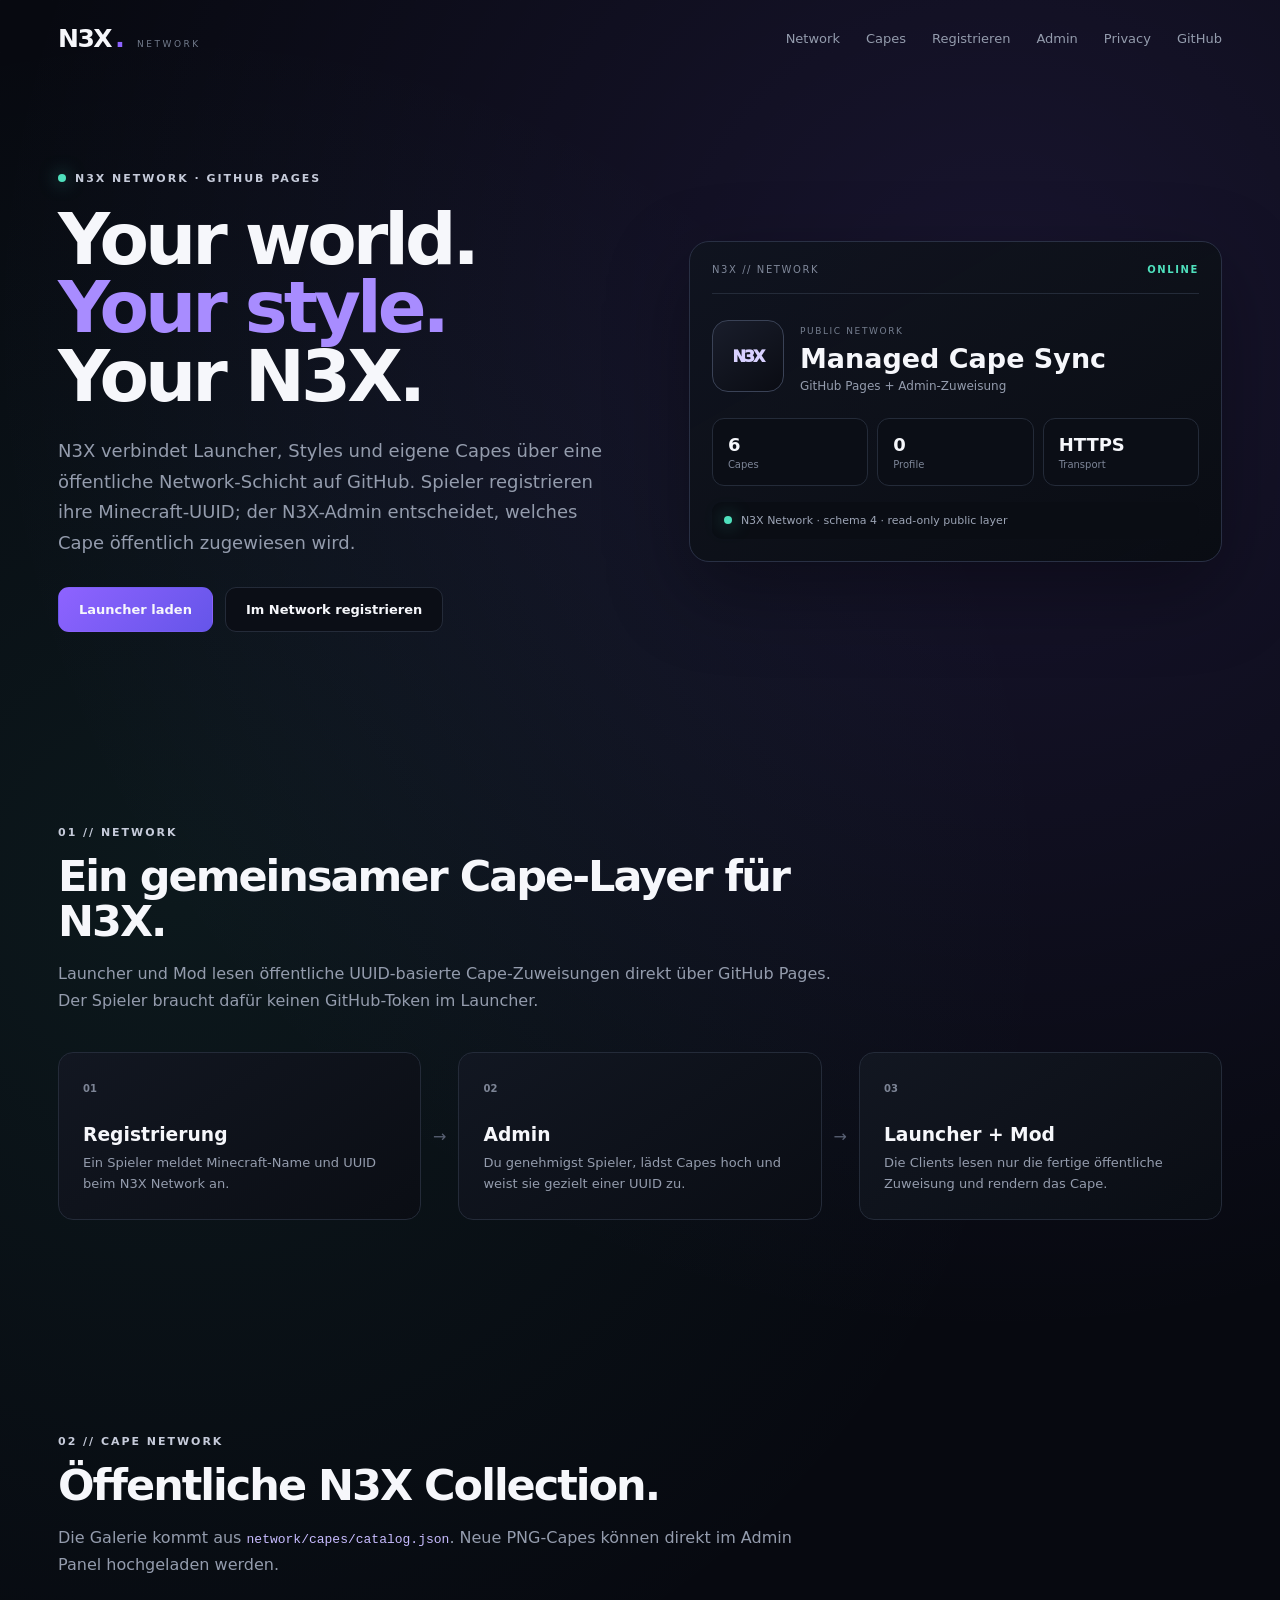
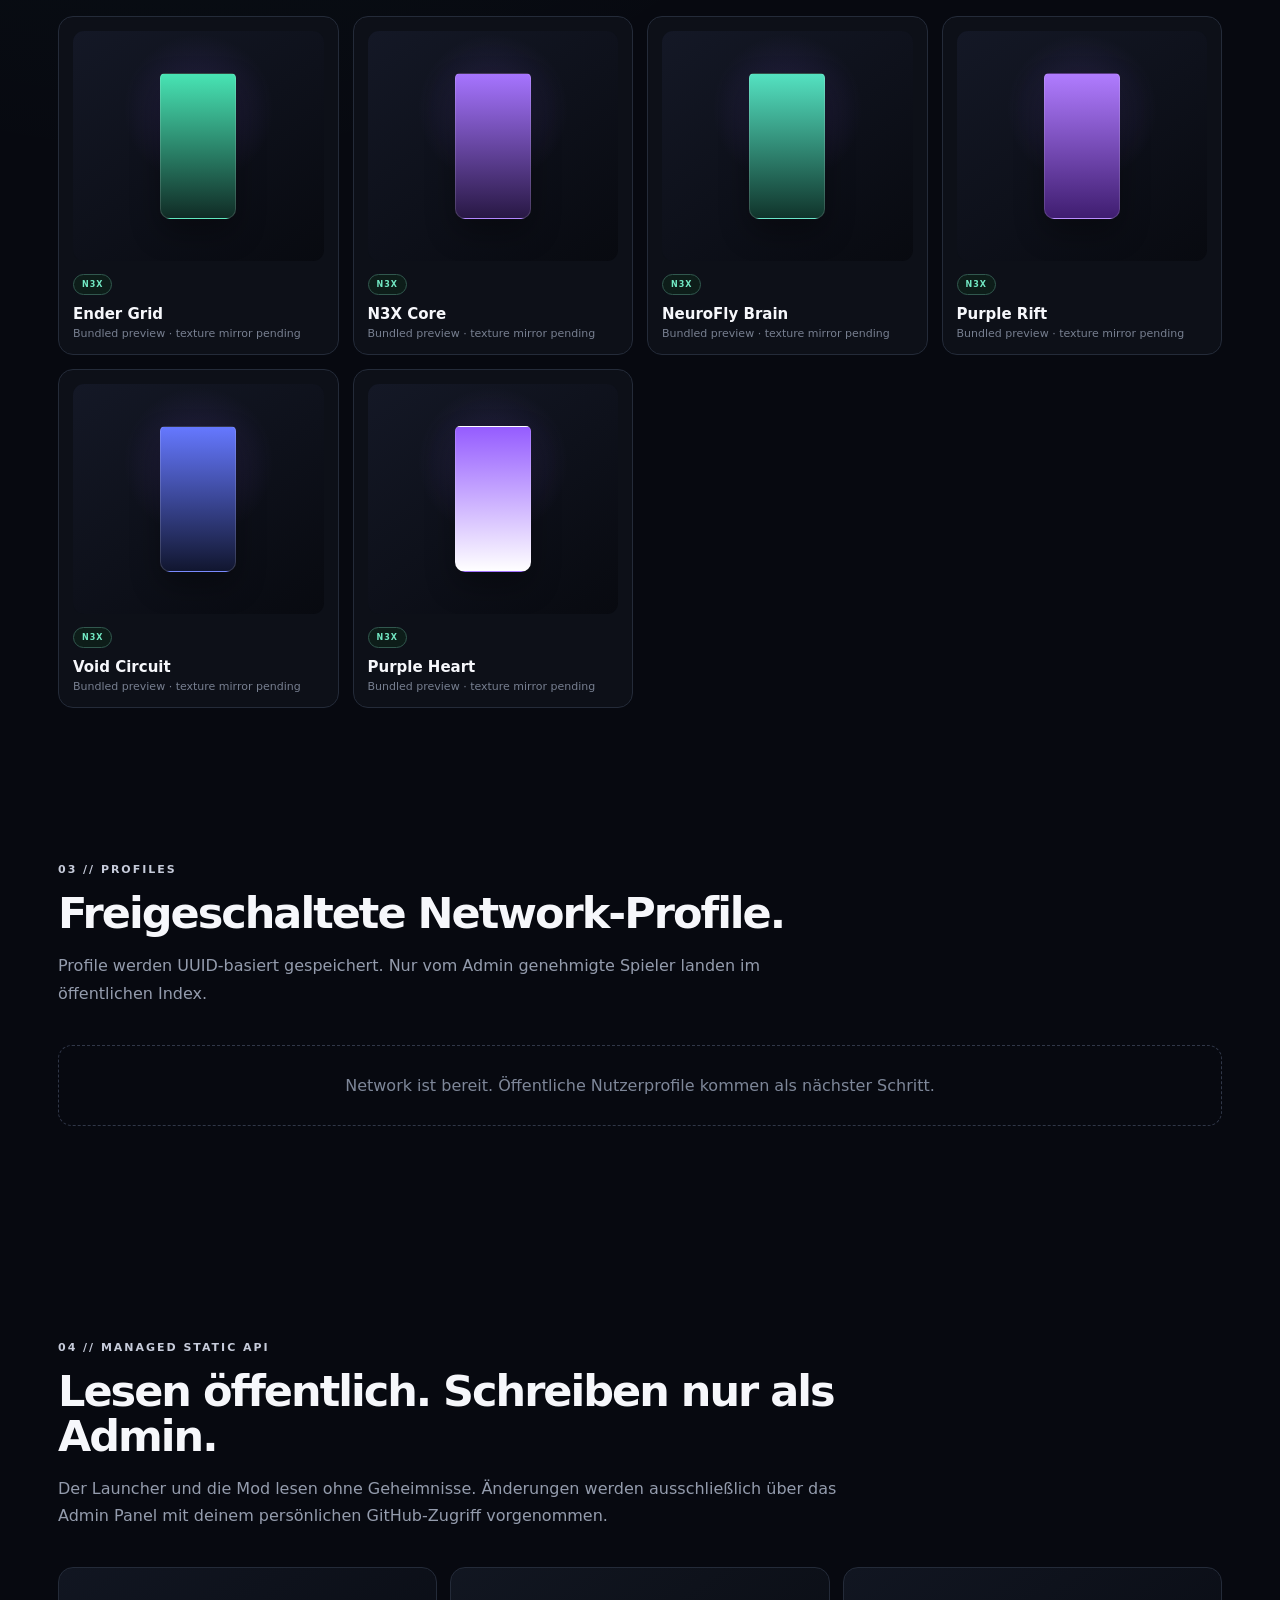
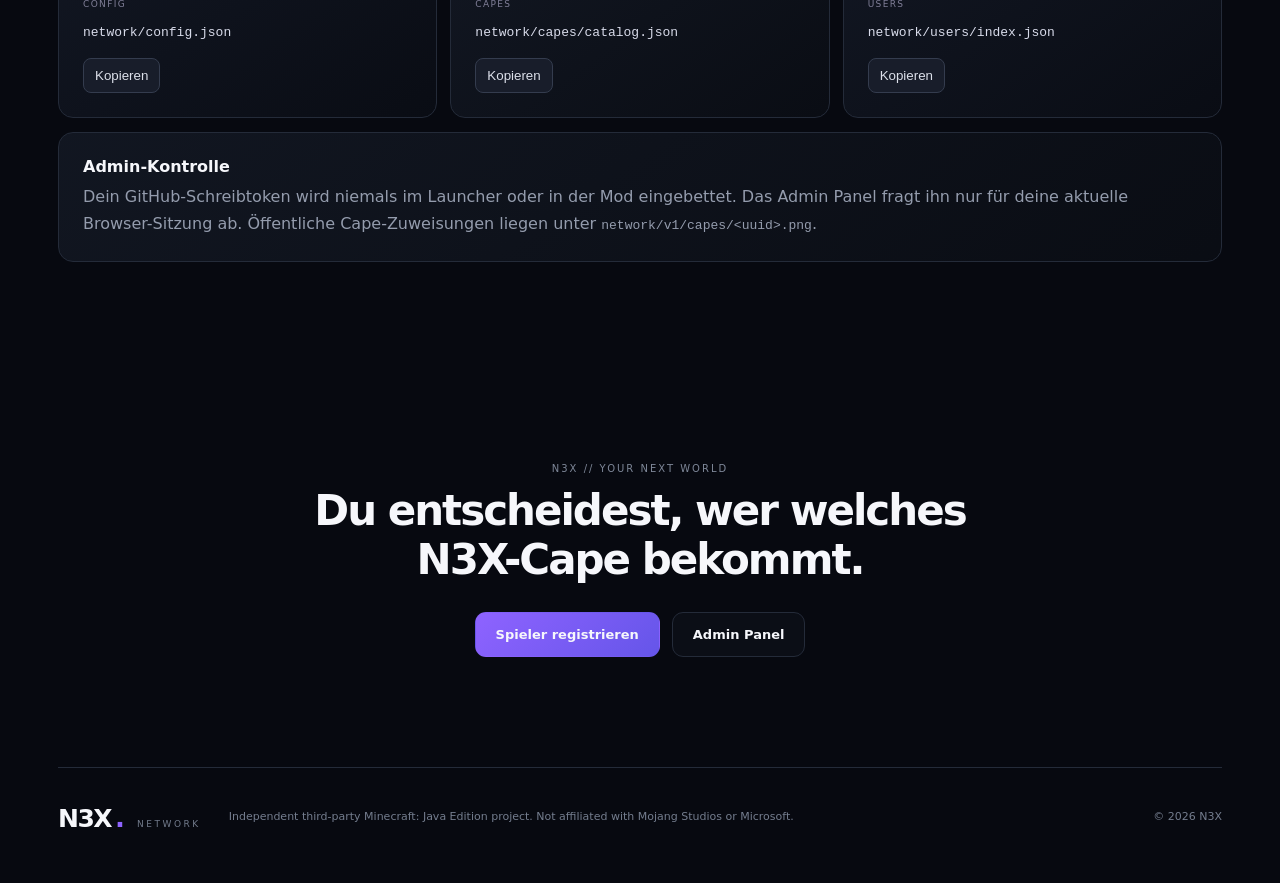
<file: index.html>
<!doctype html>
<html lang="de">
<head>
  <meta charset="utf-8">
  <meta name="viewport" content="width=device-width, initial-scale=1">
  <meta name="theme-color" content="#090a10">
  <meta name="description" content="N3X Network — Launcher, Styles, Capes und öffentliche N3X-Profile.">
  <meta property="og:title" content="N3X Network">
  <meta property="og:description" content="Your world. Your style. Your N3X.">
  <meta property="og:type" content="website">
  <title>N3X Network</title>
  <link rel="stylesheet" href="styles.css">
</head>
<body>
  <div class="grid" aria-hidden="true"></div>
  <header class="topbar">
    <a class="brand" href="#top"><strong>N3X</strong><i>.</i><span>NETWORK</span></a>
    <nav>
      <a href="#network">Network</a>
      <a href="#capes">Capes</a>
      <a href="register.html">Registrieren</a>
      <a href="admin.html">Admin</a>
      <a href="privacy.html">Privacy</a>
      <a href="https://github.com/iooimc/N3X-Launcher">GitHub</a>
    </nav>
  </header>

  <main id="top">
    <section class="hero">
      <div>
        <div class="eyebrow"><span class="live-dot"></span>N3X NETWORK · GITHUB PAGES</div>
        <h1>Your world.<br><em>Your style.</em><br>Your N3X.</h1>
        <p class="lead">N3X verbindet Launcher, Styles und eigene Capes über eine öffentliche Network-Schicht auf GitHub. Spieler registrieren ihre Minecraft-UUID; der N3X-Admin entscheidet, welches Cape öffentlich zugewiesen wird.</p>
        <div class="actions">
          <a class="button primary" href="https://github.com/iooimc/N3X-Launcher/releases">Launcher laden</a>
          <a class="button" href="register.html">Im Network registrieren</a>
        </div>
      </div>

      <div class="network-card">
        <div class="network-head"><span>N3X // NETWORK</span><b id="network-state">VERBINDE…</b></div>
        <div class="identity">
          <div class="avatar">N3X</div>
          <div><small>PUBLIC NETWORK</small><h2>Managed Cape Sync</h2><p>GitHub Pages + Admin-Zuweisung</p></div>
        </div>
        <div class="stats">
          <div><strong id="cape-count">–</strong><span>Capes</span></div>
          <div><strong id="profile-count">–</strong><span>Profile</span></div>
          <div><strong>HTTPS</strong><span>Transport</span></div>
        </div>
        <div class="status-line"><span class="live-dot"></span><span id="network-message">Network-Dateien werden geladen…</span></div>
      </div>
    </section>

    <section id="network" class="section">
      <div class="section-title"><span>01 // NETWORK</span><h2>Ein gemeinsamer Cape-Layer für N3X.</h2><p>Launcher und Mod lesen öffentliche UUID-basierte Cape-Zuweisungen direkt über GitHub Pages. Der Spieler braucht dafür keinen GitHub-Token im Launcher.</p></div>
      <div class="flow">
        <article><b>01</b><h3>Registrierung</h3><p>Ein Spieler meldet Minecraft-Name und UUID beim N3X Network an.</p></article>
        <i>→</i>
        <article><b>02</b><h3>Admin</h3><p>Du genehmigst Spieler, lädst Capes hoch und weist sie gezielt einer UUID zu.</p></article>
        <i>→</i>
        <article><b>03</b><h3>Launcher + Mod</h3><p>Die Clients lesen nur die fertige öffentliche Zuweisung und rendern das Cape.</p></article>
      </div>
    </section>

    <section id="capes" class="section">
      <div class="section-title"><span>02 // CAPE NETWORK</span><h2>Öffentliche N3X Collection.</h2><p>Die Galerie kommt aus <code>network/capes/catalog.json</code>. Neue PNG-Capes können direkt im Admin Panel hochgeladen werden.</p></div>
      <div id="cape-gallery" class="cape-grid"><div class="empty">Cape-Katalog wird geladen…</div></div>
    </section>

    <section id="profiles" class="section compact">
      <div class="section-title"><span>03 // PROFILES</span><h2>Freigeschaltete Network-Profile.</h2><p>Profile werden UUID-basiert gespeichert. Nur vom Admin genehmigte Spieler landen im öffentlichen Index.</p></div>
      <div id="profile-list" class="profile-grid"><div class="empty">Noch keine öffentlichen Profile registriert.</div></div>
    </section>

    <section id="api" class="section">
      <div class="section-title"><span>04 // MANAGED STATIC API</span><h2>Lesen öffentlich. Schreiben nur als Admin.</h2><p>Der Launcher und die Mod lesen ohne Geheimnisse. Änderungen werden ausschließlich über das Admin Panel mit deinem persönlichen GitHub-Zugriff vorgenommen.</p></div>
      <div class="api-grid">
        <article><span>CONFIG</span><code>network/config.json</code><button data-copy="network/config.json">Kopieren</button></article>
        <article><span>CAPES</span><code>network/capes/catalog.json</code><button data-copy="network/capes/catalog.json">Kopieren</button></article>
        <article><span>USERS</span><code>network/users/index.json</code><button data-copy="network/users/index.json">Kopieren</button></article>
      </div>
      <div class="notice"><strong>Admin-Kontrolle</strong><p>Dein GitHub-Schreibtoken wird niemals im Launcher oder in der Mod eingebettet. Das Admin Panel fragt ihn nur für deine aktuelle Browser-Sitzung ab. Öffentliche Cape-Zuweisungen liegen unter <code>network/v1/capes/&lt;uuid&gt;.png</code>.</p></div>
    </section>

    <section class="cta">
      <span>N3X // YOUR NEXT WORLD</span>
      <h2>Du entscheidest, wer welches N3X-Cape bekommt.</h2>
      <div class="actions center"><a class="button primary" href="register.html">Spieler registrieren</a><a class="button" href="admin.html">Admin Panel</a></div>
    </section>
  </main>

  <footer><div class="brand"><strong>N3X</strong><i>.</i><span>NETWORK</span></div><p>Independent third-party Minecraft: Java Edition project. Not affiliated with Mojang Studios or Microsoft.</p><small>© <span id="year"></span> N3X</small></footer>
  <script src="script.js"></script>
</body>
</html>
</file>
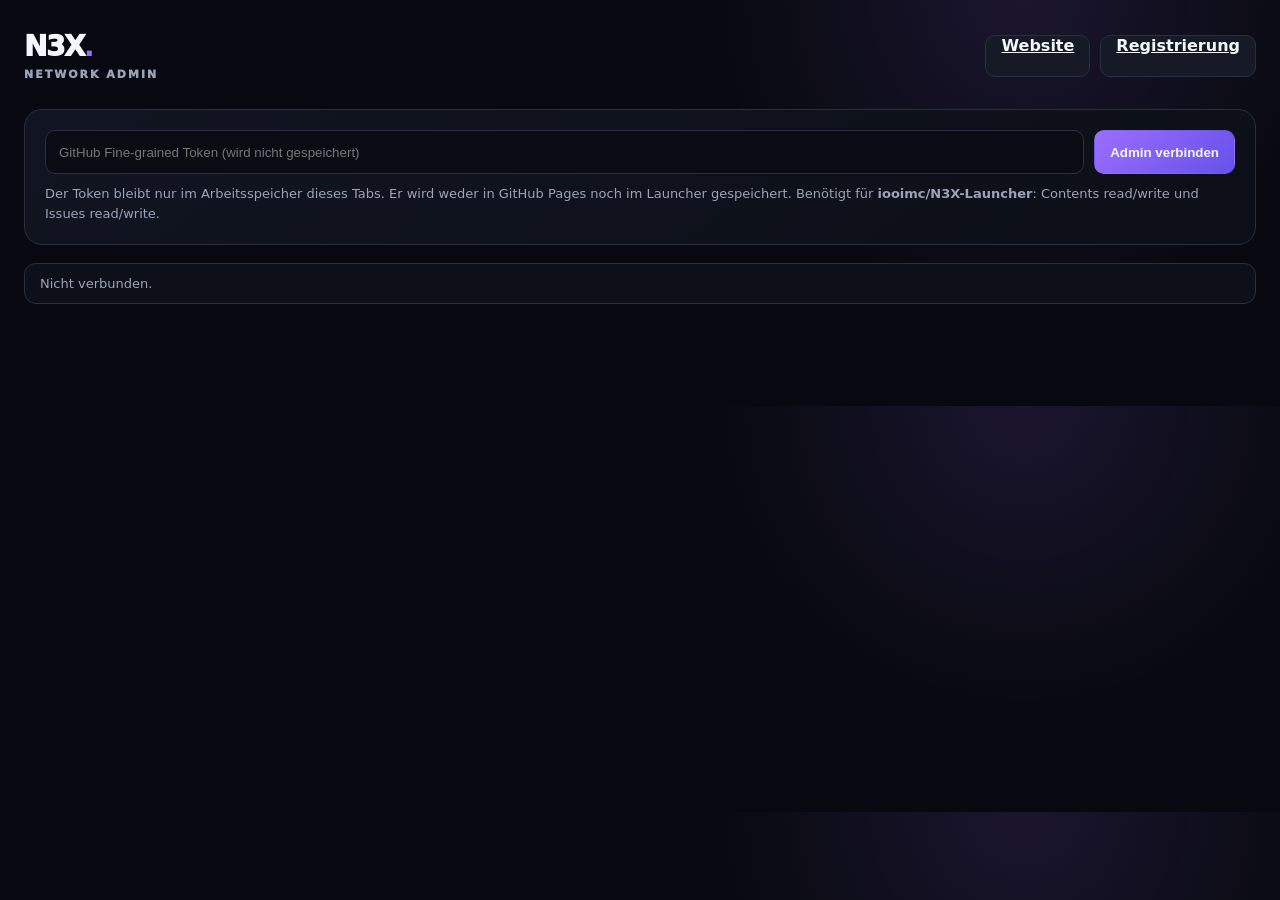
<file: admin.html>
<!doctype html>
<html lang="de">
<head>
  <meta charset="utf-8">
  <meta name="viewport" content="width=device-width,initial-scale=1">
  <meta name="theme-color" content="#080910">
  <meta name="robots" content="noindex,nofollow">
  <title>N3X Network Admin</title>
  <link rel="stylesheet" href="network/admin.css">
</head>
<body>
  <main class="admin-shell">
    <header class="admin-head">
      <div class="admin-brand">N3X<b>.</b><small>NETWORK ADMIN</small></div>
      <div class="row"><a class="btn" href="./">Website</a><a class="btn" href="register.html">Registrierung</a></div>
    </header>

    <section class="token-box">
      <input id="token" type="password" autocomplete="off" spellcheck="false" placeholder="GitHub Fine-grained Token (wird nicht gespeichert)">
      <button id="connect" class="btn primary">Admin verbinden</button>
      <p>Der Token bleibt nur im Arbeitsspeicher dieses Tabs. Er wird weder in GitHub Pages noch im Launcher gespeichert. Benötigt für <b>iooimc/N3X-Launcher</b>: Contents read/write und Issues read/write.</p>
    </section>
    <div id="status" class="status">Nicht verbunden.</div>

    <section id="dashboard" class="hidden">
      <div class="grid2">
        <article class="panel">
          <h2>Registrierungen</h2>
          <p>Offene N3X-Registrierungsanfragen aus GitHub Issues. Du entscheidest selbst, wen du freischaltest.</p>
          <div id="pending" class="list"></div>
        </article>

        <article class="panel">
          <h2>Spieler</h2>
          <p>Freigeschaltete Minecraft-UUIDs. Ein Cape wird erst für andere N3X-Spieler sichtbar, wenn du es hier zuweist.</p>
          <div class="stack" style="margin-bottom:14px">
            <div class="field"><label>SPIELER MANUELL HINZUFÜGEN</label><div class="row"><input id="manual-name" placeholder="Minecraft Name"><input id="manual-uuid" placeholder="UUID"><button id="manual-add" class="btn">+</button></div></div>
          </div>
          <div id="users" class="list"></div>
        </article>
      </div>

      <div class="grid2" style="margin-top:18px">
        <article class="panel">
          <h2>Cape hochladen</h2>
          <p>PNG mit 64×32, 128×64 oder 256×128 Pixel. Das Asset landet öffentlich im N3X Network.</p>
          <div class="uploader">
            <div class="field"><label>CAPE NAME</label><input id="cape-name" placeholder="z. B. Founders Cape"></div>
            <div class="field"><label>CAPE ID</label><input id="cape-id" placeholder="founders-cape"></div>
            <div class="field full"><label>PNG-DATEI</label><input id="cape-file" type="file" accept="image/png"></div>
            <div id="cape-preview" class="preview full"><span class="mini">Noch keine PNG gewählt.</span></div>
            <button id="cape-upload" class="btn primary full">Cape ins Network hochladen</button>
          </div>
        </article>

        <article class="panel">
          <h2>Cape Collection</h2>
          <p>Network-Capes mit hochgeladenem Asset können Spielern zugewiesen werden.</p>
          <div id="capes" class="list"></div>
        </article>
      </div>

      <p class="footer-note">N3X Network läuft hier ohne eigenen Server: GitHub Pages liefert die öffentlichen Dateien aus. Der Admin-Tab schreibt mit deinem persönlichen GitHub-Token direkt in dein Repository. Normale Launcher und Mods erhalten niemals diesen Token.</p>
    </section>
  </main>
  <script src="admin.js"></script>
</body>
</html>
</file>
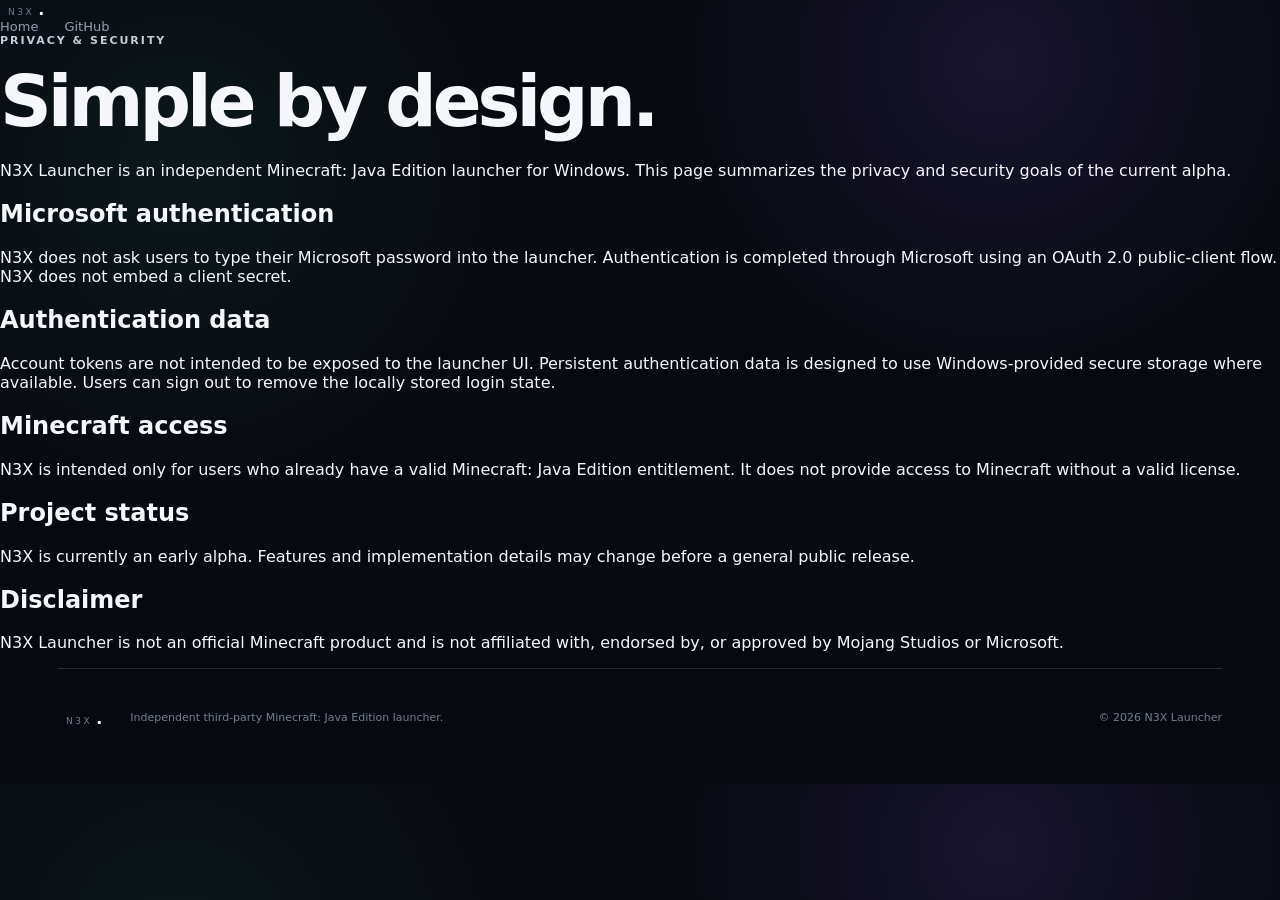
<file: privacy.html>
<!doctype html><html lang="en"><head><meta charset="utf-8"><meta name="viewport" content="width=device-width,initial-scale=1"><title>Privacy & Security — N3X Launcher</title><link rel="stylesheet" href="styles.css"></head><body><header class="site-header"><a class="brand" href="index.html"><span>N3X</span><b>.</b></a><nav><a href="index.html">Home</a><a href="https://github.com/iooimc/N3X-Launcher">GitHub</a></nav></header><main class="privacy"><div class="eyebrow">PRIVACY & SECURITY</div><h1>Simple by design.</h1><p>N3X Launcher is an independent Minecraft: Java Edition launcher for Windows. This page summarizes the privacy and security goals of the current alpha.</p><h2>Microsoft authentication</h2><p>N3X does not ask users to type their Microsoft password into the launcher. Authentication is completed through Microsoft using an OAuth 2.0 public-client flow. N3X does not embed a client secret.</p><h2>Authentication data</h2><p>Account tokens are not intended to be exposed to the launcher UI. Persistent authentication data is designed to use Windows-provided secure storage where available. Users can sign out to remove the locally stored login state.</p><h2>Minecraft access</h2><p>N3X is intended only for users who already have a valid Minecraft: Java Edition entitlement. It does not provide access to Minecraft without a valid license.</p><h2>Project status</h2><p>N3X is currently an early alpha. Features and implementation details may change before a general public release.</p><h2>Disclaimer</h2><p>N3X Launcher is not an official Minecraft product and is not affiliated with, endorsed by, or approved by Mojang Studios or Microsoft.</p></main><footer><div class="brand"><span>N3X</span><b>.</b></div><p>Independent third-party Minecraft: Java Edition launcher.</p><p class="copyright">© <span id="year"></span> N3X Launcher</p></footer><script src="script.js"></script></body></html>
</file>
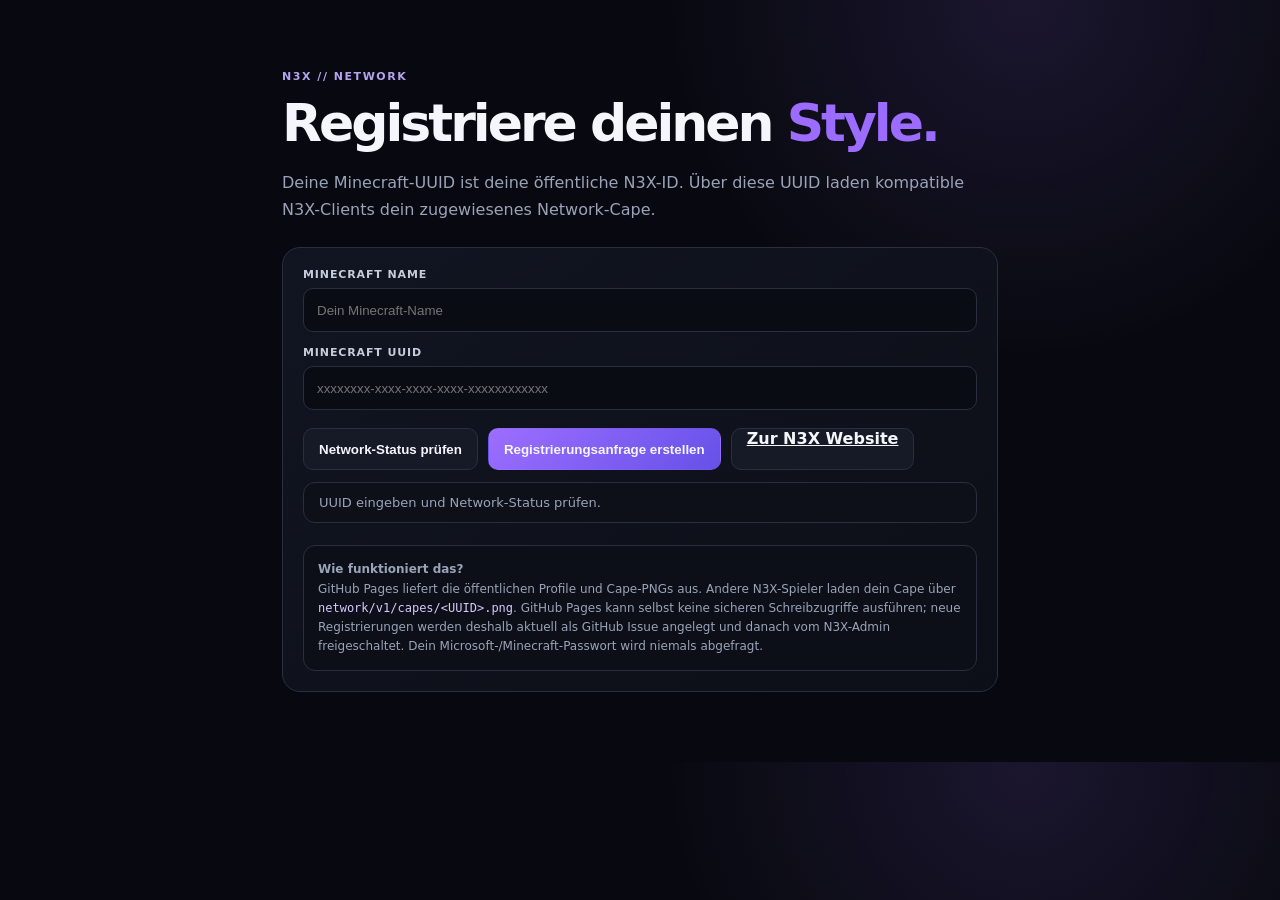
<file: register.html>
<!doctype html>
<html lang="de">
<head>
<meta charset="utf-8"><meta name="viewport" content="width=device-width,initial-scale=1"><meta name="theme-color" content="#080910"><title>N3X Network Registrierung</title>
<link rel="stylesheet" href="network/admin.css">
<style>.register{max-width:760px;margin:70px auto;padding:0 22px}.register h1{font-size:52px;letter-spacing:-3px;margin:10px 0}.register h1 b{color:var(--accent)}.register .lead{color:var(--muted);line-height:1.7}.register .panel{margin-top:24px}.register .stack{gap:14px}.register .actions{display:flex;gap:10px;margin-top:18px;flex-wrap:wrap}.register .notice{margin-top:18px;padding:14px;border:1px solid var(--line);border-radius:12px;color:var(--muted);font-size:12px;line-height:1.6;background:#0c0f17}.register code{color:#d7caff}.register .brandline{font-weight:900;letter-spacing:.14em;font-size:11px;color:#b5a3ef}.network-card{display:none;margin-top:16px;padding:16px;border:1px solid var(--line);border-radius:14px;background:#0b0e16}.network-card.show{display:flex;gap:16px;align-items:center}.network-card img{width:96px;height:48px;object-fit:contain;image-rendering:pixelated;background:#070910;border:1px solid var(--line);border-radius:8px}.network-card strong{display:block}.network-card small{display:block;color:var(--muted);margin-top:6px;line-height:1.5}</style>
</head>
<body>
<main class="register">
  <div class="brandline">N3X // NETWORK</div>
  <h1>Registriere deinen <b>Style.</b></h1>
  <p class="lead">Deine Minecraft-UUID ist deine öffentliche N3X-ID. Über diese UUID laden kompatible N3X-Clients dein zugewiesenes Network-Cape.</p>
  <section class="panel">
    <div class="stack">
      <div class="field"><label>MINECRAFT NAME</label><input id="name" maxlength="16" placeholder="Dein Minecraft-Name"></div>
      <div class="field"><label>MINECRAFT UUID</label><input id="uuid" placeholder="xxxxxxxx-xxxx-xxxx-xxxx-xxxxxxxxxxxx"></div>
    </div>
    <div class="actions"><button id="check" class="btn">Network-Status prüfen</button><button id="register" class="btn primary">Registrierungsanfrage erstellen</button><a class="btn" href="./">Zur N3X Website</a></div>
    <div id="status" class="status">UUID eingeben und Network-Status prüfen.</div>
    <div id="network-card" class="network-card"><img id="cape" alt="N3X Network Cape"><div><strong id="profile-title"></strong><small id="profile-meta"></small></div></div>
    <div class="notice"><b>Wie funktioniert das?</b><br>GitHub Pages liefert die öffentlichen Profile und Cape-PNGs aus. Andere N3X-Spieler laden dein Cape über <code>network/v1/capes/&lt;UUID&gt;.png</code>. GitHub Pages kann selbst keine sicheren Schreibzugriffe ausführen; neue Registrierungen werden deshalb aktuell als GitHub Issue angelegt und danach vom N3X-Admin freigeschaltet. Dein Microsoft-/Minecraft-Passwort wird niemals abgefragt.</div>
  </section>
</main>
<script>
const $=id=>document.getElementById(id);
function normalizeUuid(value){const s=String(value||'').replace(/-/g,'').toLowerCase();if(!/^[0-9a-f]{32}$/.test(s))throw new Error('Bitte eine gültige Minecraft-UUID eingeben.');return `${s.slice(0,8)}-${s.slice(8,12)}-${s.slice(12,16)}-${s.slice(16,20)}-${s.slice(20)}`;}
function hideCard(){$('network-card').classList.remove('show');$('cape').removeAttribute('src');}
async function checkStatus(){try{hideCard();const uuid=normalizeUuid($('uuid').value);$('uuid').value=uuid;$('status').textContent='N3X Network wird geprüft …';$('status').className='status';const r=await fetch(`./network/users/${uuid}.json?ts=${Date.now()}`,{cache:'no-store'});if(r.status===404){$('status').textContent='Noch nicht im N3X Network registriert.';$('status').className='status err';return null;}if(!r.ok)throw new Error(`Network HTTP ${r.status}`);const p=await r.json();const cape=p.assignedCape||p.cape||'';$('status').textContent='Registriert · N3X Network aktiv';$('status').className='status ok';$('profile-title').textContent=(p.name||'N3X Spieler')+(cape?` · ${cape}`:' · noch kein Cape');$('profile-meta').textContent=`UUID ${uuid}${p.updatedAt?' · aktualisiert '+new Date(p.updatedAt).toLocaleString('de-DE'):''}`;if(cape){$('cape').src=p.capeUrl||`./network/v1/capes/${uuid}.png?ts=${Date.now()}`;$('cape').hidden=false;}else $('cape').hidden=true;$('network-card').classList.add('show');return p;}catch(error){hideCard();$('status').textContent=error.message;$('status').className='status err';return null;}}
const q=new URLSearchParams(location.search);if(q.get('name'))$('name').value=q.get('name').slice(0,16);if(q.get('uuid')){try{$('uuid').value=normalizeUuid(q.get('uuid'));setTimeout(checkStatus,0);}catch{}}
$('check').onclick=checkStatus;
$('uuid').addEventListener('keydown',e=>{if(e.key==='Enter')checkStatus();});
$('register').onclick=()=>{try{const name=$('name').value.trim();if(!/^[A-Za-z0-9_]{3,16}$/.test(name))throw new Error('Minecraft-Name sieht ungültig aus.');const uuid=normalizeUuid($('uuid').value);const title=`[N3X REGISTER] ${name}`;const body=`N3X-REGISTRATION-V1\n\nMinecraft Name: ${name}\nMinecraft UUID: ${uuid}\n\nIch möchte mich für das N3X Network registrieren. Der N3X-Admin entscheidet über Freischaltung und Cape-Zuweisung.`;const url='https://github.com/iooimc/N3X-Launcher/issues/new?title='+encodeURIComponent(title)+'&body='+encodeURIComponent(body);$('status').textContent='GitHub wird geöffnet. Dort die Anfrage nur noch mit „Submit new issue“ bestätigen.';$('status').className='status ok';location.href=url;}catch(error){$('status').textContent=error.message;$('status').className='status err';}};
</script>
</body></html>
</file>
<file: styles.css>
:root{--bg:#070910;--panel:#0d1018;--panel2:#121722;--line:#242b39;--text:#f6f7fb;--muted:#949cad;--accent:#8e63ff;--accent2:#4fe0bd;--danger:#ff758b}*{box-sizing:border-box}html{scroll-behavior:smooth}body{margin:0;background:radial-gradient(circle at 78% 8%,rgba(142,99,255,.13),transparent 26%),radial-gradient(circle at 14% 22%,rgba(79,224,189,.07),transparent 26%),var(--bg);color:var(--text);font-family:Inter,ui-sans-serif,system-ui,-apple-system,Segoe UI,Arial,sans-serif}.grid{position:fixed;inset:0;pointer-events:none;opacity:.13;background-image:linear-gradient(rgba(255,255,255,.04) 1px,transparent 1px),linear-gradient(90deg,rgba(255,255,255,.04) 1px,transparent 1px);background-size:52px 52px;mask-image:linear-gradient(to bottom,black,transparent 84%)}a{color:inherit;text-decoration:none}.topbar{height:76px;max-width:1220px;margin:auto;padding:0 28px;display:flex;align-items:center;justify-content:space-between;position:relative;z-index:3}.brand{display:flex;align-items:baseline;gap:4px}.brand strong{font-size:25px;letter-spacing:-1.5px}.brand i{font-style:normal;color:var(--accent);font-size:26px;font-weight:900}.brand span{font-size:9px;letter-spacing:.28em;color:#727b8c;margin-left:8px}nav{display:flex;gap:26px;color:var(--muted);font-size:13px}nav a:hover{color:#fff}.hero{max-width:1220px;margin:auto;padding:96px 28px 84px;display:grid;grid-template-columns:1.02fr .98fr;gap:76px;align-items:center}.eyebrow,.section-title>span{font-size:11px;letter-spacing:.18em;font-weight:900;color:#c6cbda}.live-dot{display:inline-block;width:8px;height:8px;border-radius:50%;background:var(--accent2);box-shadow:0 0 18px rgba(79,224,189,.65);margin-right:9px}h1{font-size:72px;line-height:.95;letter-spacing:-4px;margin:20px 0 26px}h1 em{font-style:normal;color:#a88cff}.lead{max-width:650px;color:var(--muted);font-size:18px;line-height:1.7}.actions{display:flex;gap:12px;margin-top:28px}.center{justify-content:center}.button{display:inline-flex;align-items:center;justify-content:center;padding:14px 20px;border-radius:11px;border:1px solid var(--line);background:#0b0e16;font-size:13px;font-weight:900}.button:hover{border-color:#4f5870}.button.primary{background:linear-gradient(135deg,#8e63ff,#6555e9);border-color:transparent}.network-card{border:1px solid #293044;border-radius:20px;background:linear-gradient(150deg,rgba(16,20,31,.98),rgba(9,12,19,.96));padding:22px;box-shadow:0 28px 80px rgba(0,0,0,.35)}.network-head{display:flex;justify-content:space-between;align-items:center;padding-bottom:18px;border-bottom:1px solid var(--line);font-size:10px;letter-spacing:.16em;color:#7f8799}.network-head b{color:var(--accent2)}.identity{display:flex;gap:16px;align-items:center;padding:25px 0}.avatar{width:72px;height:72px;border-radius:16px;border:1px solid #3a4256;display:grid;place-items:center;background:linear-gradient(145deg,#191d2b,#0a0c13);font-weight:950;letter-spacing:-2px;color:#d8d1ff}.identity small{font-size:9px;letter-spacing:.18em;color:#767f90}.identity h2{font-size:27px;margin:5px 0}.identity p{margin:0;color:var(--muted);font-size:12px}.stats{display:grid;grid-template-columns:repeat(3,1fr);gap:9px}.stats div{border:1px solid var(--line);background:#0b0e16;border-radius:12px;padding:15px}.stats strong,.stats span{display:block}.stats strong{font-size:18px}.stats span{margin-top:4px;font-size:10px;color:#7d8597}.status-line{margin-top:16px;border-radius:10px;background:#0a0d14;padding:12px;color:#9da5b6;font-size:11px}.section{max-width:1164px;margin:auto;padding:105px 0}.section.compact{padding-top:45px}.section-title{max-width:780px;margin-bottom:38px}.section-title h2{font-size:43px;letter-spacing:-2px;line-height:1.05;margin:14px 0}.section-title p{color:var(--muted);line-height:1.7}.section-title code{color:#c8bcff}.flow{display:grid;grid-template-columns:1fr auto 1fr auto 1fr;gap:12px;align-items:center}.flow article,.api-grid article,.notice{border:1px solid var(--line);background:linear-gradient(145deg,rgba(18,23,34,.95),rgba(10,13,20,.95));border-radius:15px;padding:24px}.flow article b{font-size:10px;color:#7d8596}.flow article h3{margin:28px 0 8px}.flow article p{margin:0;color:var(--muted);line-height:1.6;font-size:13px}.flow i{font-style:normal;color:#596174}.cape-grid{display:grid;grid-template-columns:repeat(4,1fr);gap:14px}.cape-card{border:1px solid var(--line);border-radius:15px;background:#0d1018;padding:14px}.cape-preview{height:230px;border-radius:11px;display:grid;place-items:center;background:radial-gradient(circle at 50% 34%,rgba(142,99,255,.18),transparent 38%),linear-gradient(145deg,#141826,#080a10);overflow:hidden;position:relative}.cape-shape{width:76px;height:146px;border-radius:5px 5px 10px 10px;border:1px solid rgba(255,255,255,.14);background:linear-gradient(180deg,var(--cape-a,#8e63ff),var(--cape-b,#39286e));box-shadow:0 14px 30px rgba(0,0,0,.32)}.cape-card .tag{display:inline-block;margin-top:13px;border:1px solid #31584e;color:#72e8c3;background:#0d1d19;border-radius:999px;padding:5px 8px;font-size:8px;letter-spacing:.12em;font-weight:900}.cape-card h3{font-size:15px;margin:10px 0 4px}.cape-card p{margin:0;color:#777f90;font-size:11px}.profile-grid{display:grid;grid-template-columns:repeat(3,1fr);gap:13px}.profile-card{border:1px solid var(--line);border-radius:14px;background:#0d1018;padding:18px}.profile-card strong,.profile-card span{display:block}.profile-card span{color:var(--muted);font-size:11px;margin-top:5px}.empty{grid-column:1/-1;border:1px dashed #303748;border-radius:14px;padding:30px;text-align:center;color:#7e8799}.api-grid{display:grid;grid-template-columns:repeat(3,1fr);gap:13px}.api-grid article span{font-size:9px;letter-spacing:.15em;color:#807f98}.api-grid code{display:block;margin:14px 0 18px;color:#d8dbea;word-break:break-all}.api-grid button{background:#181d2a;border:1px solid #343c4e;color:#dce0ea;border-radius:8px;padding:9px 11px;cursor:pointer}.notice{margin-top:14px}.notice p{color:var(--muted);line-height:1.65;margin:8px 0 0}.cta{text-align:center;padding:90px 28px 110px}.cta>span{font-size:10px;letter-spacing:.2em;color:#7e8798}.cta h2{font-size:42px;letter-spacing:-2px;margin:10px auto 20px;max-width:760px}footer{max-width:1164px;margin:auto;border-top:1px solid var(--line);padding:30px 0 46px;display:grid;grid-template-columns:auto 1fr auto;gap:28px;align-items:center}footer p,footer small{font-size:11px;color:#747d8e;line-height:1.5}@media(max-width:950px){nav{display:none}.hero{grid-template-columns:1fr;padding-top:55px}.flow{grid-template-columns:1fr}.flow i{transform:rotate(90deg);text-align:center}.cape-grid{grid-template-columns:repeat(2,1fr)}.api-grid,.profile-grid{grid-template-columns:1fr 1fr}.section{padding:82px 24px}footer{padding:28px 24px;grid-template-columns:1fr}h1{font-size:58px}}@media(max-width:620px){h1{font-size:46px;letter-spacing:-2.8px}.hero{padding:42px 20px 62px}.actions{flex-direction:column}.stats{grid-template-columns:1fr}.cape-grid,.api-grid,.profile-grid{grid-template-columns:1fr}.section-title h2{font-size:34px}.cta h2{font-size:34px}}
</file>
<file: network/admin.css>
:root{--bg:#080910;--panel:#10131d;--panel2:#151927;--line:#292f40;--text:#f4f6fb;--muted:#9aa3b8;--accent:#9b6cff;--accent2:#5ee0c4;--danger:#ff6f86;--warn:#ffc466;--ok:#67dba6}*{box-sizing:border-box}body{margin:0;background:radial-gradient(circle at 80% 0,rgba(155,108,255,.13),transparent 28%),var(--bg);color:var(--text);font-family:Inter,ui-sans-serif,system-ui,-apple-system,Segoe UI,Arial,sans-serif}.admin-shell{max-width:1280px;margin:auto;padding:30px 24px 80px}.admin-head{display:flex;align-items:center;justify-content:space-between;gap:20px;margin-bottom:28px}.admin-brand{font-weight:950;font-size:28px;letter-spacing:-1.5px}.admin-brand b{color:var(--accent)}.admin-brand small{display:block;color:var(--muted);font-size:11px;letter-spacing:.18em;margin-top:5px}.token-box,.panel{border:1px solid var(--line);background:linear-gradient(145deg,#111521,#0c0f17);border-radius:18px;padding:20px}.token-box{display:grid;grid-template-columns:1fr auto;gap:10px;margin-bottom:18px}.token-box p{grid-column:1/-1;margin:0;color:var(--muted);font-size:13px;line-height:1.55}.token-box input,.field input,.field select{width:100%;min-height:44px;border:1px solid var(--line);border-radius:10px;background:#090c13;color:var(--text);padding:0 13px;outline:none}.token-box input:focus,.field input:focus,.field select:focus{border-color:#6549a7}.btn{border:1px solid var(--line);background:#151a26;color:var(--text);min-height:42px;padding:0 15px;border-radius:10px;font-weight:800;cursor:pointer}.btn:hover{border-color:#556079}.btn.primary{background:linear-gradient(135deg,#9c6eff,#6651e8);border-color:transparent}.btn.good{background:#123529;border-color:#275f49}.btn.danger{background:#33161d;border-color:#713141}.btn:disabled{opacity:.42;cursor:not-allowed}.status{margin:12px 0 22px;padding:12px 15px;border:1px solid var(--line);border-radius:12px;background:#0d1018;color:var(--muted);font-size:13px}.status.ok{color:var(--ok);border-color:#214f3c}.status.err{color:#ff9aaa;border-color:#61303a}.grid2{display:grid;grid-template-columns:1fr 1fr;gap:18px}.panel h2{margin:0 0 5px;font-size:21px}.panel>p{margin:0 0 18px;color:var(--muted);font-size:13px;line-height:1.5}.row{display:flex;gap:10px;align-items:center}.stack{display:grid;gap:10px}.field label{display:block;color:#c7ccda;font-size:11px;font-weight:800;letter-spacing:.08em;margin-bottom:7px}.list{display:grid;gap:9px;max-height:460px;overflow:auto;padding-right:3px}.item{border:1px solid var(--line);background:#0c0f17;border-radius:12px;padding:13px;display:grid;grid-template-columns:1fr auto;gap:12px;align-items:center}.item strong{display:block;font-size:14px}.item small{display:block;color:var(--muted);font-size:11px;margin-top:4px;word-break:break-all}.tag{display:inline-flex;align-items:center;border:1px solid #40385b;background:#171328;color:#c6b3ff;border-radius:999px;padding:5px 8px;font-size:10px;font-weight:850;margin-top:7px}.tag.ok{border-color:#285543;background:#10271f;color:#84e8bd}.tag.warn{border-color:#594928;background:#251d0f;color:#ffd990}.empty{border:1px dashed #343a49;border-radius:12px;padding:24px;text-align:center;color:#798195}.uploader{display:grid;grid-template-columns:1fr 1fr;gap:12px}.uploader .full{grid-column:1/-1}.preview{height:155px;border:1px solid var(--line);border-radius:12px;background:#090b11;display:grid;place-items:center;overflow:hidden}.preview img{max-height:125px;max-width:90%;image-rendering:pixelated}.user-detail{margin-top:14px;padding-top:14px;border-top:1px solid var(--line)}.mini{font-size:11px;color:var(--muted)}.pending-actions,.user-actions{display:flex;gap:7px;flex-wrap:wrap;justify-content:flex-end}.cape-select{display:grid;grid-template-columns:1fr auto;gap:10px;margin-top:10px}.footer-note{margin-top:22px;color:#737c91;font-size:12px;line-height:1.6}.hidden{display:none!important}@media(max-width:900px){.grid2{grid-template-columns:1fr}.admin-head{align-items:flex-start;flex-direction:column}.token-box{grid-template-columns:1fr}.uploader{grid-template-columns:1fr}.uploader .full{grid-column:auto}.item{grid-template-columns:1fr}.pending-actions,.user-actions{justify-content:flex-start}}
</file>
